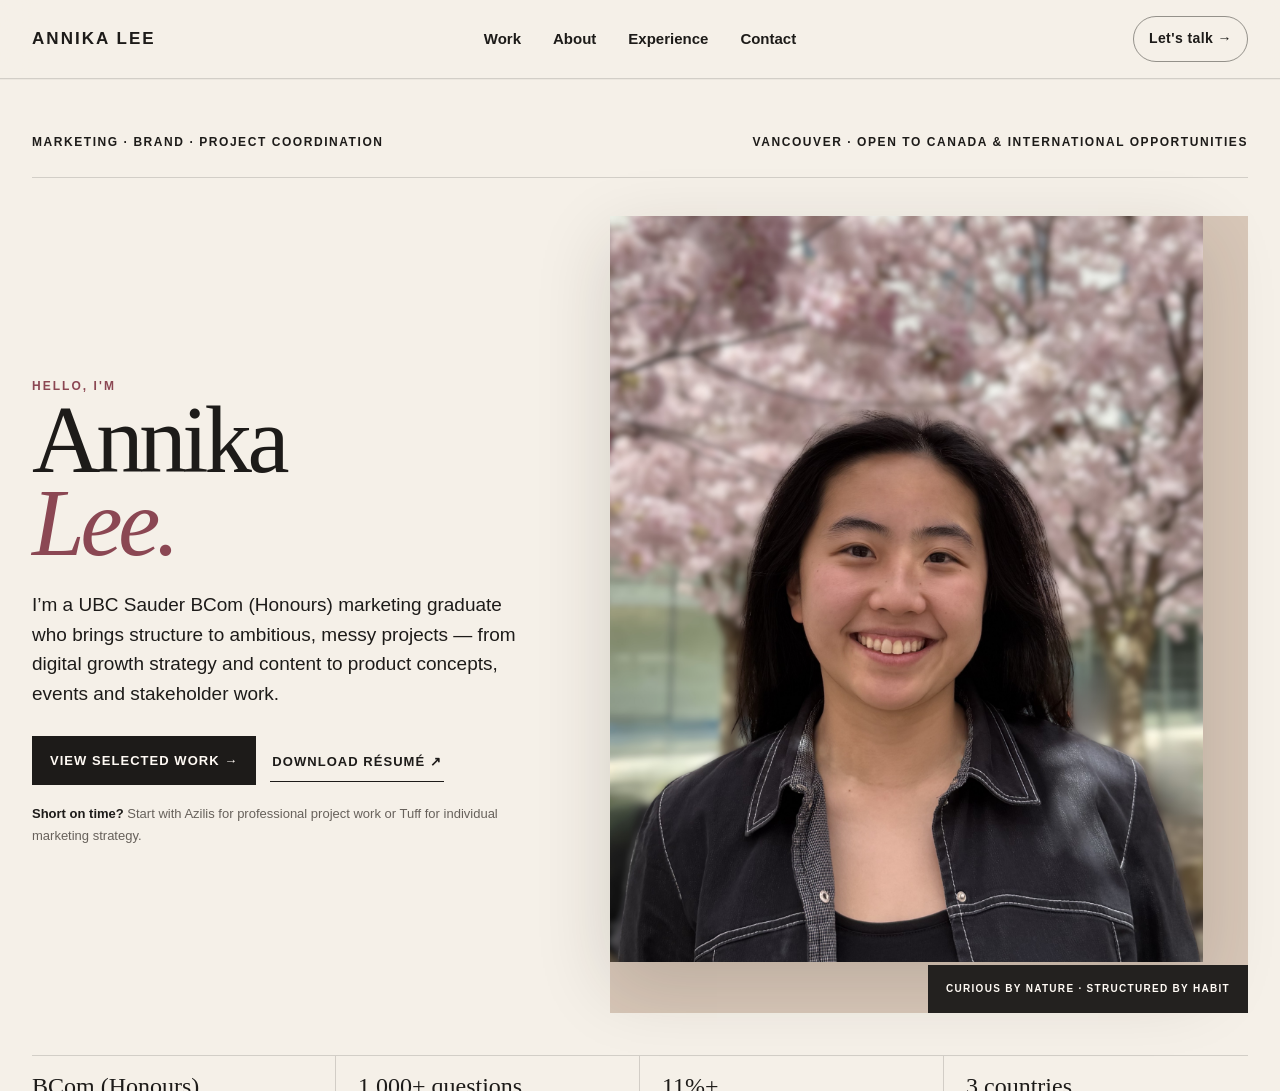
<file: gaming.html>
<!doctype html>
<html lang="en">
<head>
  <meta charset="utf-8">
  <meta name="viewport" content="width=device-width, initial-scale=1">
  <meta name="robots" content="noindex">
  <meta http-equiv="refresh" content="0; url=index.html#work">
  <title>Work - Annika Lee</title>
  <link rel="stylesheet" href="styles.css">
</head>
<body>
  <main class="not-found">
    <span>PROJECT ARCHIVE</span>
    <h1>Gaming work is<br><em>not published yet.</em></h1>
    <a class="text-link" href="index.html#work">View current work <span aria-hidden="true">&rarr;</span></a>
  </main>
</body>
</html>
</file>
<file: styles.css>
:root{
  --bg:#f5f0e8;
  --bg2:#ebe2d7;
  --ink:#1d1b19;
  --muted:#67615b;
  --line:rgba(29,27,25,.16);
  --accent:#8b4753;
  --dark:#23211f;
  --white:#fffaf4;
  --max:1400px;
  --serif:Georgia,"Times New Roman",serif;
  --sans:-apple-system,BlinkMacSystemFont,"Segoe UI",Helvetica,Arial,sans-serif;
}
*{box-sizing:border-box}
html{scroll-behavior:smooth}
body{margin:0;background:var(--bg);color:var(--ink);font-family:var(--sans);font-size:17px;line-height:1.65}
img{display:block;width:100%;height:100%;object-fit:cover}
a{color:inherit;text-decoration:none}
button{font:inherit}
.shell{width:min(calc(100% - 64px),var(--max));margin:0 auto}

/* Sticky navigation */
.site-header{position:sticky;top:0;z-index:1000;background:rgba(245,240,232,.92);backdrop-filter:blur(16px);-webkit-backdrop-filter:blur(16px);border-bottom:1px solid var(--line)}
.nav-inner{width:min(calc(100% - 64px),var(--max));margin:0 auto;min-height:78px;display:grid;grid-template-columns:1fr auto 1fr;align-items:center;gap:28px}
.wordmark{font-size:17px;font-weight:800;letter-spacing:.12em}
.nav-links{display:flex;align-items:center;gap:32px;font-size:14px;font-weight:650}
.nav-links a{position:relative;padding:8px 0}
.nav-links a:after{content:"";position:absolute;left:0;bottom:2px;width:0;height:1px;background:var(--ink);transition:.25s}
.nav-links a:hover:after,.nav-links a.active:after{width:100%}
.nav-cta{justify-self:end;font-size:13px;font-weight:750;letter-spacing:.03em}
.menu-btn{display:none;border:1px solid var(--line);background:transparent;padding:9px 12px}

/* type */
.kicker{font-size:11px;text-transform:uppercase;letter-spacing:.17em;font-weight:800;color:var(--accent)}
h1,h2,h3,p{margin-top:0}
.display,.section-title,.case-title,.case-copy h2,.work-intro h1,.contact-title{font-family:var(--serif);font-weight:400;letter-spacing:-.045em}
.muted{color:var(--muted)}

/* Home */
.hero{padding:74px 0 110px}
.hero-topline{display:flex;justify-content:space-between;gap:20px;padding-bottom:34px;border-bottom:1px solid var(--line);font-size:11px;text-transform:uppercase;letter-spacing:.13em;font-weight:750}
.hero-grid{display:grid;grid-template-columns:.88fr 1.12fr;gap:clamp(48px,7vw,110px);align-items:center;padding-top:48px}
.display{font-size:clamp(68px,8vw,128px);line-height:.87;margin-bottom:30px}
.display em{display:block;color:var(--accent);font-style:italic}
.hero-copy{max-width:680px;font-size:20px;line-height:1.55}
.hero-actions{display:flex;gap:22px;align-items:center;margin-top:34px;flex-wrap:wrap}
.text-link{display:inline-flex;align-items:center;gap:13px;font-size:13px;font-weight:800;text-transform:uppercase;letter-spacing:.09em;border-bottom:1px solid var(--ink);padding-bottom:7px}
.text-link span{font-size:20px;line-height:1;transition:transform .2s}
.text-link:hover span{transform:translateX(5px)}
.hero-photo-wrap{position:relative;aspect-ratio:4/5;background:#d8c7b8}
.hero-photo{position:absolute;inset:0 7% 8% 0;overflow:hidden;box-shadow:0 24px 70px rgba(38,31,27,.16)}
.hero-photo img{object-position:center 35%}
.hero-stamp{position:absolute;right:0;bottom:0;background:var(--dark);color:var(--white);padding:16px 18px;font-size:10px;font-weight:800;letter-spacing:.13em;text-transform:uppercase}
.hero-mini{position:absolute;width:31%;aspect-ratio:1;right:-2%;top:10%;border:7px solid var(--bg);overflow:hidden;box-shadow:0 12px 32px rgba(38,31,27,.12)}

.section{padding:105px 0}
.section-head{display:grid;grid-template-columns:1.2fr .8fr;gap:80px;align-items:end;margin-bottom:46px}
.section-title{font-size:clamp(50px,6vw,88px);line-height:.94;margin-bottom:0}
.section-intro{font-size:18px;color:var(--muted);margin-bottom:5px;max-width:570px}

.featured-grid{display:grid;grid-template-columns:1fr 1fr;gap:52px 28px}
.project-card{display:block}
.project-image{position:relative;aspect-ratio:4/3;overflow:hidden;background:#ddd3c8;border:1px solid rgba(29,27,25,.07);box-shadow:0 12px 34px rgba(34,28,24,.05)}
.project-card:first-child .project-image{aspect-ratio:16/10}
.project-card img{transition:transform .45s ease}
.project-card:hover img{transform:scale(1.025)}
.project-badge{position:absolute;left:16px;top:16px;background:rgba(255,250,244,.92);backdrop-filter:blur(8px);padding:8px 10px;font-size:9px;text-transform:uppercase;letter-spacing:.12em;font-weight:800}
.project-meta{display:grid;grid-template-columns:48px 1fr auto;gap:16px;padding-top:17px;border-top:1px solid var(--line);margin-top:12px}
.project-no{font-family:var(--serif);font-size:18px}
.project-meta h3{font-size:23px;line-height:1.2;margin-bottom:5px}
.project-meta p{font-size:13px;color:var(--muted);margin:0}
.project-arrow{font-size:26px;line-height:1}
.more-work{display:flex;justify-content:flex-end;margin-top:50px}
.more-work a{font-family:var(--serif);font-size:clamp(28px,3vw,44px);display:inline-flex;align-items:center;gap:16px}
.more-work a span{transition:transform .25s}
.more-work a:hover span{transform:translateX(7px)}

.image-ribbon{width:100vw;margin-left:calc(50% - 50vw);display:grid;grid-template-columns:1.1fr .8fr 1fr 1.1fr;gap:5px;background:var(--dark);padding:5px}
.image-ribbon a{height:360px;position:relative;overflow:hidden}
.image-ribbon a:after{content:attr(data-label);position:absolute;left:13px;bottom:13px;background:rgba(29,27,25,.76);color:#fff;padding:8px 10px;font-size:9px;text-transform:uppercase;letter-spacing:.12em;font-weight:800}
.image-ribbon img{transition:transform .45s}
.image-ribbon a:hover img{transform:scale(1.03)}

.about-section{background:var(--bg2)}
.about-grid{display:grid;grid-template-columns:.9fr 1.1fr;gap:90px;align-items:start}
.about-copy .lead{font-family:var(--serif);font-size:clamp(30px,3.3vw,48px);line-height:1.22}
.about-copy p:not(.lead){font-size:18px;color:var(--muted)}
.about-photos{display:grid;grid-template-columns:1.15fr .85fr;gap:14px;align-items:end}
.about-photos figure{margin:0;overflow:hidden}
.about-photos figure:first-child{height:520px}
.about-photos figure:last-child{height:330px}
.tags{display:flex;flex-wrap:wrap;gap:9px;margin-top:28px}
.tags span{border:1px solid var(--line);padding:8px 11px;font-size:11px;font-weight:700}

.experience-list{border-top:1px solid var(--line)}
.exp-row{display:grid;grid-template-columns:130px 1.15fr 1fr;gap:30px;padding:24px 0;border-bottom:1px solid var(--line);align-items:baseline}
.exp-row time{font-family:var(--serif);font-size:17px}
.exp-row strong{font-size:15px}
.exp-row span{font-size:14px;color:var(--muted)}

.skills{background:var(--dark);color:var(--white)}
.skills .section-title em{color:#d9a1a8;font-style:italic}
.skill-grid{display:grid;grid-template-columns:repeat(3,1fr);gap:0;margin-top:55px;border-top:1px solid rgba(255,255,255,.18)}
.skill-grid article{padding:30px 30px 10px 0;min-height:230px;border-right:1px solid rgba(255,255,255,.14)}
.skill-grid article+article{padding-left:30px}
.skill-grid article:last-child{border-right:0}
.skill-grid span{font-size:11px;color:#d9a1a8;font-weight:800;letter-spacing:.12em}
.skill-grid h3{font-family:var(--serif);font-weight:400;font-size:31px;margin:22px 0 10px}
.skill-grid p{color:rgba(255,250,244,.66);font-size:15px}

.contact{padding:110px 0 80px}
.contact-grid{display:grid;grid-template-columns:1.15fr .85fr;gap:80px;align-items:end}
.contact-title{font-size:clamp(60px,7vw,108px);line-height:.9;margin:0}
.contact-title em{color:var(--accent);font-style:italic}
.contact-links{display:grid;border-top:1px solid var(--line)}
.contact-links a{display:flex;justify-content:space-between;padding:17px 0;border-bottom:1px solid var(--line);font-size:14px;font-weight:750}
.footer{padding:24px 0 35px;border-top:1px solid var(--line);font-size:11px;display:flex;justify-content:space-between;color:var(--muted)}

/* Work index */
.work-intro{padding:72px 0 76px;border-bottom:1px solid var(--line)}
.work-intro h1{font-size:clamp(68px,9vw,132px);line-height:.88;margin-bottom:30px}
.work-intro h1 em{color:var(--accent);font-style:italic}
.work-intro p{max-width:750px;font-size:19px;color:var(--muted)}
.work-grid{display:grid;grid-template-columns:repeat(2,minmax(0,1fr));gap:58px 30px;padding:70px 0 120px}
.work-grid .project-card:nth-child(3n+1) .project-image{aspect-ratio:16/10}
.work-note{display:inline-flex;gap:9px;align-items:center;margin-top:18px;font-size:11px;text-transform:uppercase;letter-spacing:.12em;font-weight:800;color:var(--accent)}

/* Case pages */
.case-hero{padding:62px 0 90px}
.case-topline{display:flex;justify-content:space-between;gap:20px;font-size:11px;text-transform:uppercase;letter-spacing:.13em;font-weight:800;margin-bottom:38px}
.case-title{font-size:clamp(68px,9vw,138px);line-height:.86;margin:0 0 58px}
.case-title em{color:var(--accent);font-style:italic}
.case-hero-grid{display:grid;grid-template-columns:.72fr 1.28fr;gap:70px;align-items:center}
.case-lede{font-family:var(--serif);font-size:clamp(28px,3.1vw,46px);line-height:1.22}
.case-note{font-size:14px;color:var(--muted);margin-top:24px}
.case-cover{aspect-ratio:16/10;overflow:hidden;background:#ddd4c9;box-shadow:0 22px 60px rgba(34,28,24,.11)}
.case-cover.contain img{object-fit:contain;background:#fff}
.case-block{display:grid;grid-template-columns:170px 1fr;gap:clamp(50px,7vw,105px);padding:98px 0;border-top:1px solid var(--line)}
.case-label{font-size:11px;text-transform:uppercase;letter-spacing:.14em;font-weight:800;color:var(--accent)}
.case-label:after{content:"";display:block;width:38px;height:2px;background:var(--accent);margin-top:15px;opacity:.6}
.case-copy h2{font-size:clamp(42px,5vw,72px);line-height:1.02;max-width:1050px;margin-bottom:28px}
.case-copy>p{max-width:900px;font-size:18px;color:var(--muted)}
.case-copy .lead{color:var(--ink);font-size:20px}
.stat-grid{display:grid;grid-template-columns:repeat(4,1fr);gap:18px;margin-top:46px}
.stat{border-top:1px solid var(--line);padding-top:18px;min-height:150px}
.stat strong{display:block;font-family:var(--serif);font-weight:400;font-size:clamp(42px,4vw,62px);line-height:1;color:var(--accent)}
.stat span{display:block;font-size:12px;color:var(--muted);line-height:1.45;margin-top:10px}
.visual-band{width:100vw;margin-left:calc(50% - 50vw);background:#ebe5dc;padding:70px max(20px,calc((100vw - min(calc(100vw - 64px),var(--max)))/2))}
.visual-grid{max-width:var(--max);margin:0 auto;display:grid;grid-template-columns:1fr 1fr;gap:24px}
.visual-grid.three{grid-template-columns:repeat(3,1fr)}
.visual{margin:0;background:#fff;box-shadow:0 18px 48px rgba(34,28,24,.1);overflow:hidden}
.visual img{height:auto;object-fit:contain}
.visual figcaption{padding:14px 16px 16px;font-size:12px;line-height:1.5;color:var(--muted)}
.visual.feature{grid-column:1/-1}
.process-grid{display:grid;grid-template-columns:1fr 1fr;gap:0 48px;margin-top:42px}
.process{padding:24px 0;border-top:1px solid var(--line)}
.process span{font-family:var(--serif);font-size:18px;color:var(--accent)}
.process h3{font-size:19px;margin:10px 0 8px}
.process p{font-size:15px;color:var(--muted);margin:0}
.callout{background:var(--dark);color:var(--white);padding:38px 40px;margin-top:42px;max-width:900px}
.callout span{display:block;color:#d9a1a8;font-size:10px;text-transform:uppercase;letter-spacing:.14em;font-weight:800}
.callout strong{display:block;font-family:var(--serif);font-weight:400;font-size:clamp(34px,4vw,54px);line-height:1.05;margin:14px 0}
.callout p{color:rgba(255,250,244,.68);margin:0;font-size:15px}
.case-pagination{display:flex;justify-content:space-between;gap:30px;padding:42px 0 80px;border-top:1px solid var(--line);font-size:14px;font-weight:750}
.case-pagination a{display:flex;gap:10px;align-items:center}

/* per-case accents */
.case-azilis{--accent:#7b636b}.case-padel{--accent:#49743d}.case-tuff{--accent:#667366}.case-shed{--accent:#856154}.case-bec{--accent:#176ea6}.case-luma{--accent:#3471a9}.case-please{--accent:#cf673e}.case-social{--accent:#8b4753}.case-events{--accent:#a66f38}
.case-padel .visual-band{background:#e7ede2}.case-tuff .visual-band{background:#e5e9e3}.case-shed .visual-band{background:#ebe1da}.case-bec .visual-band{background:#e5eef2}.case-luma .visual-band{background:#e6eef5}.case-please .visual-band{background:#f0e4da}

/* mobile */
@media(max-width:950px){
  .shell,.nav-inner{width:min(calc(100% - 40px),var(--max))}
  .nav-inner{grid-template-columns:1fr auto}
  .nav-links{position:absolute;left:20px;right:20px;top:70px;display:none;flex-direction:column;align-items:stretch;gap:0;background:var(--bg);border:1px solid var(--line);padding:10px 18px;box-shadow:0 18px 40px rgba(34,28,24,.12)}
  .nav-links.open{display:flex}
  .nav-links a{padding:14px 0;border-bottom:1px solid var(--line)}
  .nav-links a:last-child{border-bottom:0}
  .menu-btn{display:block;justify-self:end}
  .nav-cta{display:none}
  .hero-grid,.case-hero-grid,.about-grid,.contact-grid{grid-template-columns:1fr}
  .hero-photo-wrap{max-width:720px}
  .hero-copy{font-size:18px}
  .section-head{grid-template-columns:1fr;gap:18px}
  .image-ribbon{grid-template-columns:1fr 1fr}
  .image-ribbon a{height:280px}
  .exp-row{grid-template-columns:110px 1fr}
  .exp-row span{grid-column:2}
  .case-block{grid-template-columns:120px 1fr;gap:42px}
  .stat-grid{grid-template-columns:1fr 1fr}
  .visual-grid.three{grid-template-columns:1fr 1fr}
  .work-grid{grid-template-columns:1fr 1fr}
}
@media(max-width:680px){
  body{font-size:16px}.shell,.nav-inner{width:min(calc(100% - 26px),var(--max))}.nav-inner{min-height:68px}
  .hero{padding:46px 0 74px}.hero-topline{font-size:9px}.display{font-size:clamp(58px,18vw,88px)}
  .hero-mini{width:35%;right:0}.section{padding:75px 0}.section-title{font-size:clamp(46px,14vw,66px)}
  .featured-grid,.work-grid{grid-template-columns:1fr;gap:48px}.project-card:first-child .project-image,.work-grid .project-card:nth-child(3n+1) .project-image{aspect-ratio:4/3}
  .project-meta{grid-template-columns:36px 1fr auto}.project-meta h3{font-size:21px}
  .image-ribbon{grid-template-columns:1fr}.image-ribbon a{height:260px}
  .about-photos{grid-template-columns:1fr 1fr}.about-photos figure:first-child{height:380px}.about-photos figure:last-child{height:270px}
  .exp-row{grid-template-columns:1fr;gap:7px}.exp-row span{grid-column:auto}.skill-grid{grid-template-columns:1fr}.skill-grid article,.skill-grid article+article{border-right:0;border-bottom:1px solid rgba(255,255,255,.14);padding:28px 0;min-height:0}
  .contact-title{font-size:clamp(58px,18vw,82px)}
  .work-intro{padding:48px 0}.work-intro h1{font-size:clamp(60px,18vw,92px)}
  .case-hero{padding:42px 0 68px}.case-topline{font-size:9px;gap:8px}.case-title{font-size:clamp(58px,18vw,92px);margin-bottom:38px}.case-lede{font-size:27px}
  .case-block{grid-template-columns:1fr;gap:22px;padding:72px 0}.case-copy h2{font-size:clamp(38px,12vw,56px)}.case-copy>p{font-size:16px}
  .stat-grid{grid-template-columns:1fr 1fr;gap:12px}.stat{min-height:130px}.stat strong{font-size:44px}
  .visual-band{padding:34px 13px}.visual-grid,.visual-grid.three{grid-template-columns:1fr;gap:16px}.visual.feature{grid-column:auto}.process-grid{grid-template-columns:1fr}
  .case-pagination{font-size:12px}
}
.reveal{opacity:0;transform:translateY(18px);transition:opacity .55s ease,transform .55s ease}.reveal.in{opacity:1;transform:none}@media(prefers-reduced-motion:reduce){*{scroll-behavior:auto!important}.reveal{opacity:1;transform:none;transition:none}}

/* Reliability: content stays visible if JavaScript is blocked or a browser skips animations. */
.reveal{opacity:1;transform:none}
.js .reveal{opacity:0;transform:translateY(18px);transition:opacity .55s ease,transform .55s ease}
.js .reveal.in{opacity:1;transform:none}

/* Robust hero image layout: no absolute positioning required for the main portrait. */
.hero-photo-wrap{padding:0 7% 8% 0;min-height:560px}
.hero-photo{position:relative;inset:auto;width:100%;height:100%;min-height:560px}
@media(max-width:950px){.hero-photo-wrap,.hero-photo{min-height:620px}}
@media(max-width:680px){.hero-photo-wrap,.hero-photo{min-height:470px}}
</file>
